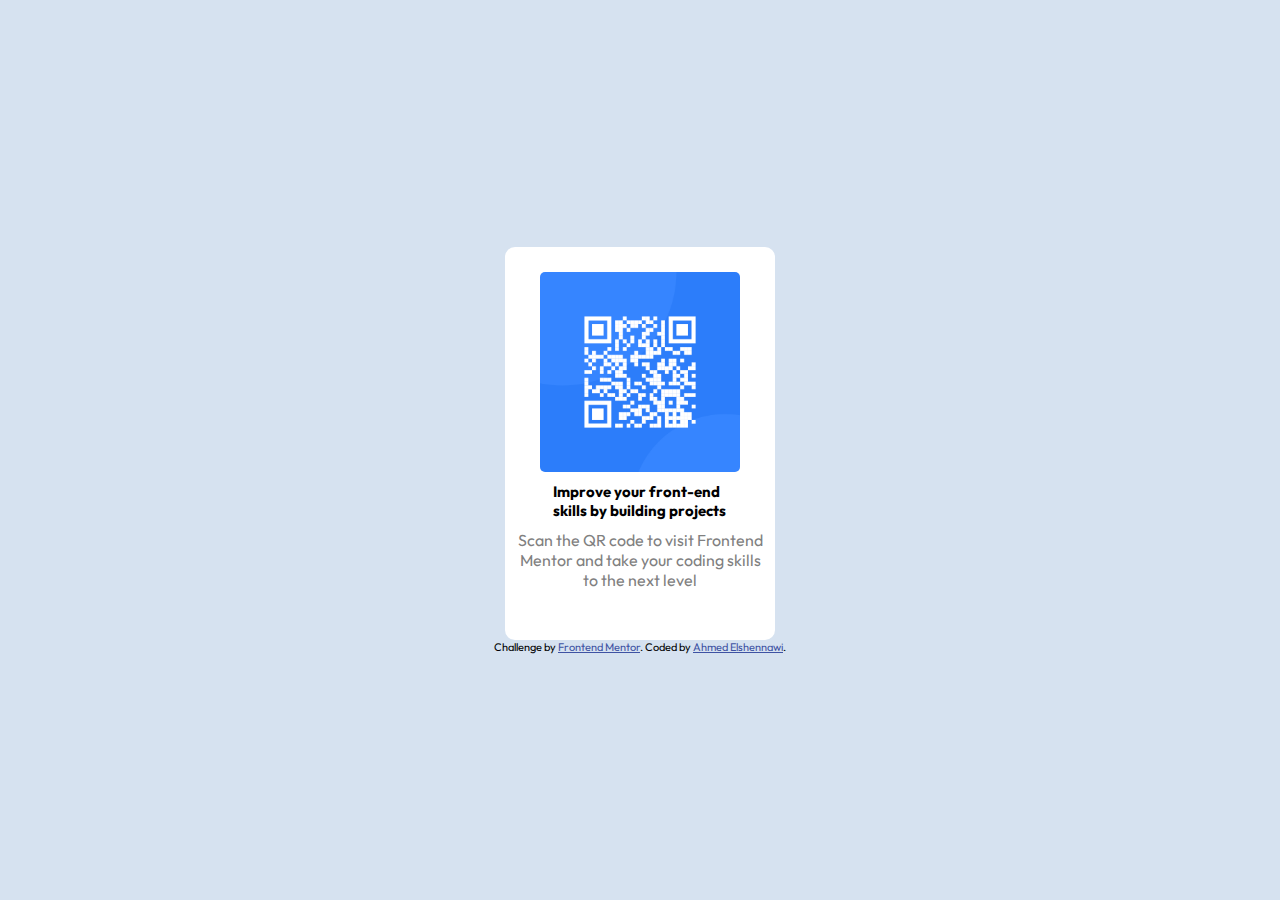
<file: 01-qr-code-component/index.html>
<!DOCTYPE html>
<html lang="en">
  <head>
    <meta charset="UTF-8" />
    <meta name="viewport" content="width=device-width, initial-scale=1.0" />
    <!-- displays site properly based on user's device -->

    <link
      rel="icon"
      type="image/png"
      sizes="32x32"
      href="./images/favicon-32x32.png"
    />
    <link rel="preconnect" href="https://fonts.googleapis.com" />
    <link rel="preconnect" href="https://fonts.gstatic.com" crossorigin />
    <link
      href="https://fonts.googleapis.com/css2?family=Outfit:wght@400;700&display=swap"
      rel="stylesheet"
    />

    <link rel="stylesheet" href="style.css" />

    <title>Frontend Mentor | QR code component</title>
  </head>
  <body>
    <main>
      <div class="qr-body">
        <img
          class="picture"
          src="./images/image-qr-code.png"
          alt="Qr-code"
          width="200"
          height="200"
        />

        <h1 class="paragraph">
          Improve your front-end skills by building projects
        </h1>

        <p class="scan">
          Scan the QR code to visit Frontend Mentor and take your coding skills
          to the next level
        </p>
      </div>
    </main>
    <nav>
      <div class="attribution">
        Challenge by
        <a href="https://www.frontendmentor.io?ref=challenge" target="_blank"
          >Frontend Mentor</a
        >. Coded by <a href="#">Ahmed Elshennawi</a>.
      </div>
    </nav>
  </body>
</html>
</file>
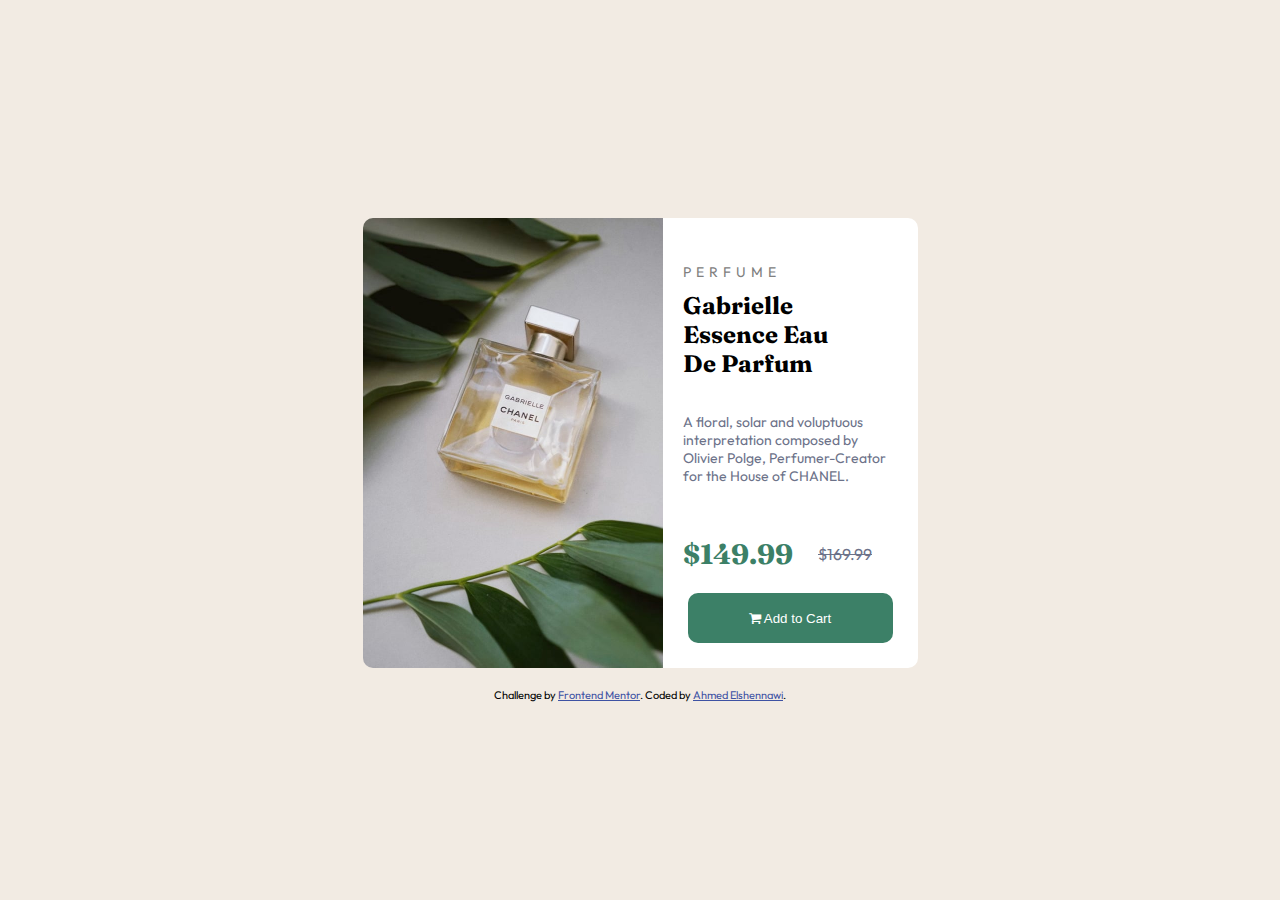
<file: 02-product-preview-card-component-main/index.html>
<!DOCTYPE html>
<html lang="en">
  <head>
    <meta charset="UTF-8" />
    <meta name="viewport" content="width=device-width, initial-scale=1.0" />
    <!-- displays site properly based on user's device -->

    <link
      rel="icon"
      type="image/png"
      sizes="32x32"
      href="./images/favicon-32x32.png"
    />
    <link
      rel="stylesheet"
      href="https://cdnjs.cloudflare.com/ajax/libs/font-awesome/4.7.0/css/font-awesome.min.css"
    />
    <link rel="preconnect" href="https://fonts.googleapis.com" />
    <link rel="preconnect" href="https://fonts.gstatic.com" crossorigin />
    <link
      href="https://fonts.googleapis.com/css2?family=Montserrat:ital,wght@0,400;0,600;0,700;1,500&family=Outfit:wght@400;700&display=swap"
      rel="stylesheet"
    />
    <link rel="preconnect" href="https://fonts.googleapis.com" />
    <link rel="preconnect" href="https://fonts.gstatic.com" crossorigin />
    <link
      href="https://fonts.googleapis.com/css2?family=Fraunces:opsz,wght@9..144,700&family=Montserrat:ital,wght@0,400;0,600;0,700;1,500&family=Outfit:wght@400;700&display=swap"
      rel="stylesheet"
    />
    <link rel="stylesheet" href="style.css" />
    <title>Frontend Mentor | Product preview card component</title>
  </head>
  <body>
    <main class="main-div">
      <header class="main-header">
        <img
          class="page-image"
          src="./images/image-product-desktop.jpg"
          alt="product-image"
          width="300"
          height="450"
        />
        <article>
          <h1>Perfume</h1>
          <h2>Gabrielle Essence Eau De Parfum</h2>
          <div class="content">
            A floral, solar and voluptuous interpretation composed by Olivier
            Polge, Perfumer-Creator for the House of CHANEL.
          </div>
          <div class="price">
            <p class="new-price">$149.99</p>
            <p class="old-price">$169.99</p>
          </div>

          <button class="button">
            <i class="fa fa-shopping-cart"></i> Add to Cart
          </button>
        </article>
      </header>
      <footer>
        <div class="attribution">
          Challenge by
          <a href="https://www.frontendmentor.io?ref=challenge" target="_blank"
            >Frontend Mentor</a
          >. Coded by
          <a href="https://github.com/AhmedElshennawi" target="_blank"
            >Ahmed Elshennawi</a
          >.
        </div>
      </footer>
    </main>
  </body>
</html>
</file>
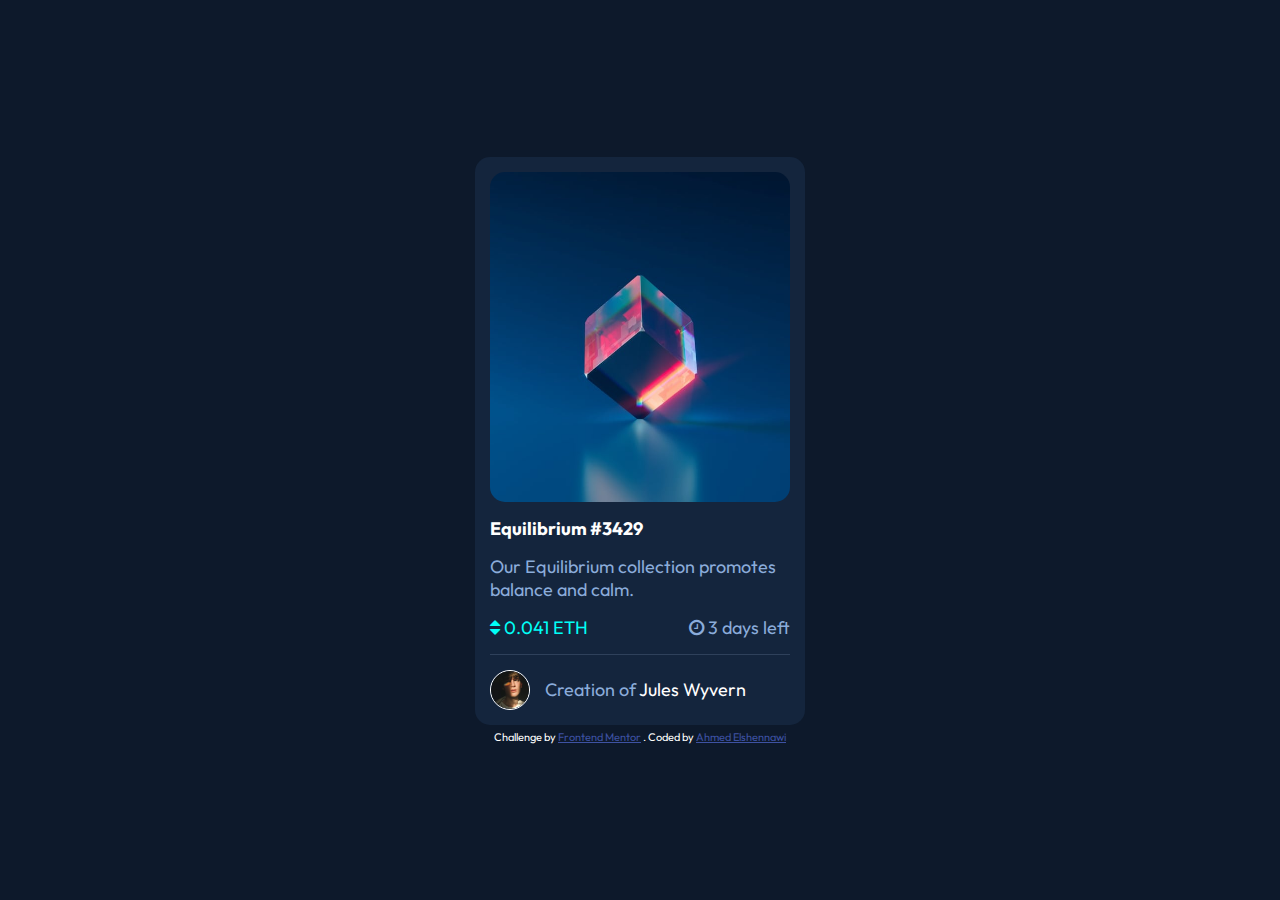
<file: 03-NFT preview card component/index.html>
<!DOCTYPE html>
<html lang="en">
  <head>
    <meta charset="UTF-8" />
    <meta name="viewport" content="width=device-width, initial-scale=1.0" />
    <!-- displays site properly based on user's device -->

    <link
      rel="icon"
      type="image/png"
      sizes="32x32"
      href="./images/favicon-32x32.png"
    />
    <link
      rel="stylesheet"
      href="https://maxcdn.bootstrapcdn.com/font-awesome/4.4.0/css/font-awesome.min.css"
    />

    <link rel="preconnect" href="https://fonts.googleapis.com" />
    <link rel="preconnect" href="https://fonts.gstatic.com" crossorigin />
    <link
      href="https://fonts.googleapis.com/css2?family=Fraunces:opsz,wght@9..144,700&family=Montserrat:ital,wght@0,400;0,600;0,700;1,500&family=Outfit:wght@300;400;600;700&display=swap"
      rel="stylesheet"
    />

    <link rel="stylesheet" href="style.css" />

    <title>Frontend Mentor | NFT preview card component</title>
  </head>
  <body>
    <main class="main-content">
      <div class="img-contant">
        <img
          class="main-image"
          src="./images/image-equilibrium.jpg"
          alt="equilibrium-image"
          width="300"
          height="330"
        />
        <p class="mask-cover">
          <i style="font-size: 48px" class="fa">&#xf06e;</i>
        </p>
      </div>
      <h1 class="main-title">Equilibrium #3429</h1>
      <article>
        <p class="main__article">
          Our Equilibrium collection promotes balance and calm.
        </p>
        <p class="react"><i class="fa fa-sort"></i> 0.041 ETH</p>
        <p class="time"><i class="fa fa-clock-o"></i> 3 days left</p>
      </article>
      <footer>
        <div class="creation">
          <img
            class="avatar"
            src="./images/image-avatar.png"
            alt="avatar-image"
            width="40"
            height="40"
          />
          <p class="name">
            Creation of
            <span class="author">Jules Wyvern</span>
          </p>
        </div>
      </footer>
    </main>
    <div class="attribution">
      <span style="color: white">Challenge by</span>
      <a href="https://www.frontendmentor.io?ref=challenge" target="_blank"
        >Frontend Mentor</a
      >
      <span style="color: white">. Coded by</span>
      <a href="https://github.com/AhmedElshennawi" target="_blank"
        >Ahmed Elshennawi</a
      >
    </div>
  </body>
</html>
</file>
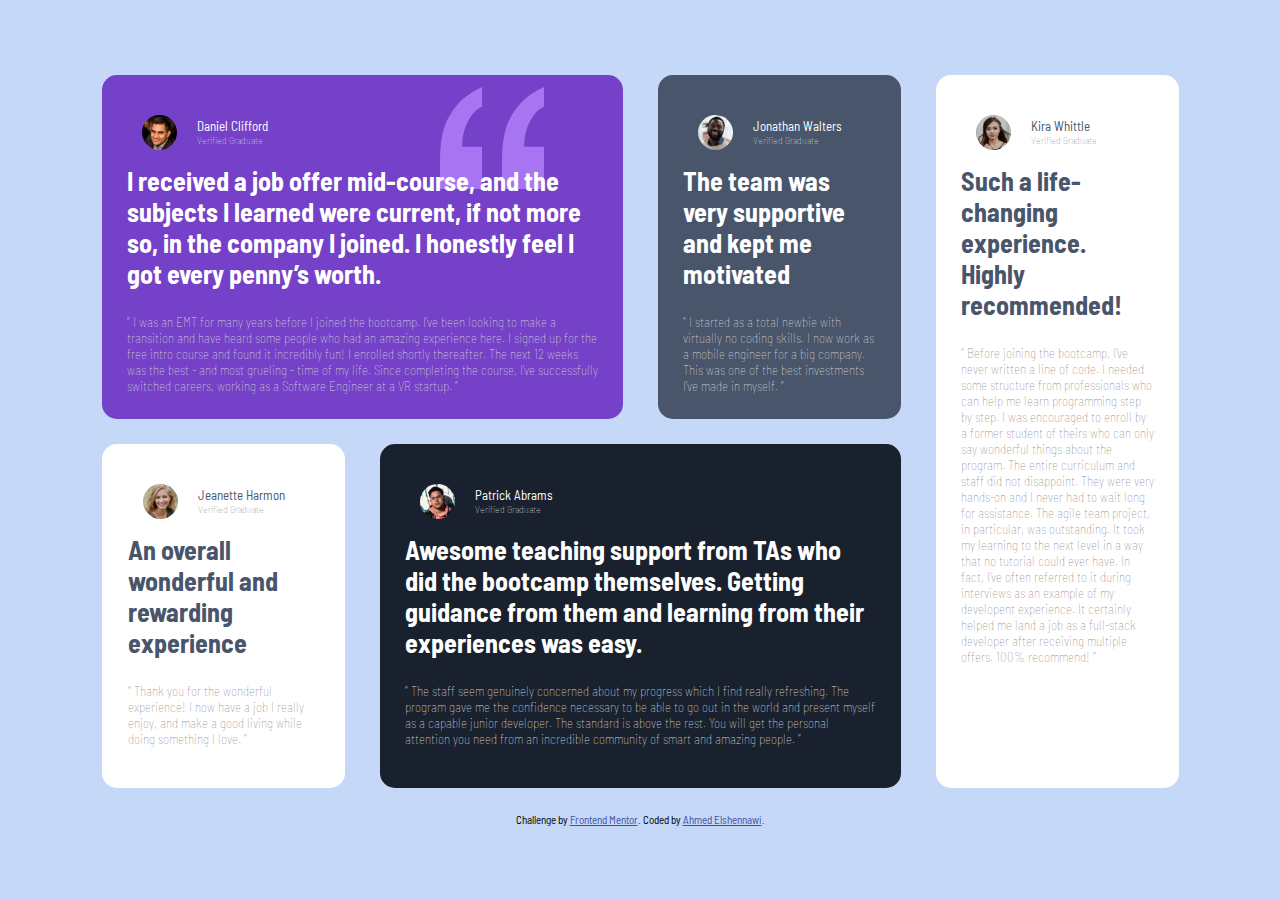
<file: 04-Testimonials grid section/index.html>
<!DOCTYPE html>
<html lang="en">
  <head>
    <meta charset="UTF-8" />
    <meta name="viewport" content="width=device-width, initial-scale=1.0" />
    <!-- displays site properly based on user's device -->

    <link
      rel="icon"
      type="image/png"
      sizes="32x32"
      href="./images/favicon-32x32.png"
    />

    <link rel="preconnect" href="https://fonts.googleapis.com" />
    <link rel="preconnect" href="https://fonts.gstatic.com" crossorigin />
    <link
      href="https://fonts.googleapis.com/css2?family=Barlow+Semi+Condensed:wght@500;600&family=Fraunces:opsz,wght@9..144,700&family=Montserrat:ital,wght@0,400;0,600;0,700;1,500&family=Outfit:wght@300;400;600;700&display=swap"
      rel="stylesheet"
    />

    <link rel="stylesheet" href="style.css" />

    <title>Frontend Mentor | [Challenge Name Here]</title>
  </head>
  <body>
    <header class="mainbody">
      <article class="article">
        <div class="daniel__clifford">
          <div class="definition">
            <img
              src="./images/image-daniel.jpg"
              alt="daniel-img"
              class="image"
            />
            <div class="name">
              <p class="main_name">Daniel Clifford</p>
              <p class="sub_name">Verified Graduate</p>
            </div>
          </div>
          <h1 class="main__article">
            I received a job offer mid-course, and the subjects I learned were
            current, if not more so, in the company I joined. I honestly feel I
            got every penny’s worth.
          </h1>
          <p class="sub__article">
            “ I was an EMT for many years before I joined the bootcamp. I’ve
            been looking to make a transition and have heard some people who had
            an amazing experience here. I signed up for the free intro course
            and found it incredibly fun! I enrolled shortly thereafter. The next
            12 weeks was the best - and most grueling - time of my life. Since
            completing the course, I’ve successfully switched careers, working
            as a Software Engineer at a VR startup. ”
          </p>
        </div>

        <div class="jonathan__walters">
          <div class="definition">
            <img
              src="./images/image-jonathan.jpg"
              alt="jonathan-img"
              class="image"
            />
            <div class="name">
              <p class="main_name">Jonathan Walters</p>
              <p class="sub_name">Verified Graduate</p>
            </div>
          </div>
          <h1 class="main__article">
            The team was very supportive and kept me motivated
          </h1>
          <p class="sub__article">
            “ I started as a total newbie with virtually no coding skills. I now
            work as a mobile engineer for a big company. This was one of the
            best investments I’ve made in myself. ”
          </p>
        </div>

        <div class="jeanette__harmon">
          <div class="definition">
            <img
              src="./images/image-jeanette.jpg"
              alt="jeanette-img"
              class="image"
            />
            <div class="name">
              <p class="main_name">Jeanette Harmon</p>
              <p class="sub_name_kira_jeanette">Verified Graduate</p>
            </div>
          </div>
          <h1 class="main__article">
            An overall wonderful and rewarding experience
          </h1>
          <p class="sub__article__kira_jeanette">
            “ Thank you for the wonderful experience! I now have a job I really
            enjoy, and make a good living while doing something I love. ”
          </p>
        </div>

        <div class="patrick__abrams">
          <div class="definition">
            <img
              src="./images/image-patrick.jpg"
              alt="patrick-img"
              class="image"
            />
            <div class="name">
              <p class="main_name">Patrick Abrams</p>
              <p class="sub_name">Verified Graduate</p>
            </div>
          </div>
          <h1 class="main__article">
            Awesome teaching support from TAs who did the bootcamp themselves.
            Getting guidance from them and learning from their experiences was
            easy.
          </h1>
          <p class="sub__article">
            “ The staff seem genuinely concerned about my progress which I find
            really refreshing. The program gave me the confidence necessary to
            be able to go out in the world and present myself as a capable
            junior developer. The standard is above the rest. You will get the
            personal attention you need from an incredible community of smart
            and amazing people. ”
          </p>
        </div>

        <div class="kira__whittle">
          <div class="definition">
            <img src="./images/image-kira.jpg" alt="kira-img" class="image" />
            <div class="name">
              <p class="main_name">Kira Whittle</p>
              <p class="sub_name_kira_jeanette">Verified Graduate</p>
            </div>
          </div>
          <h1 class="main__article">
            Such a life-changing experience. Highly recommended!
          </h1>
          <p class="sub__article__kira_jeanette">
            “ Before joining the bootcamp, I’ve never written a line of code. I
            needed some structure from professionals who can help me learn
            programming step by step. I was encouraged to enroll by a former
            student of theirs who can only say wonderful things about the
            program. The entire curriculum and staff did not disappoint. They
            were very hands-on and I never had to wait long for assistance. The
            agile team project, in particular, was outstanding. It took my
            learning to the next level in a way that no tutorial could ever
            have. In fact, I’ve often referred to it during interviews as an
            example of my developent experience. It certainly helped me land a
            job as a full-stack developer after receiving multiple offers. 100%
            recommend! ”
          </p>
        </div>
      </article>
    </header>
    <footer>
      <div class="attribution">
        Challenge by
        <a href="https://www.frontendmentor.io?ref=challenge" target="_blank"
          >Frontend Mentor</a
        >. Coded by
        <a href="https://github.com/AhmedElshennawi" target="_blank"
          >Ahmed Elshennawi</a
        >.
      </div>
    </footer>
  </body>
</html>
</file>
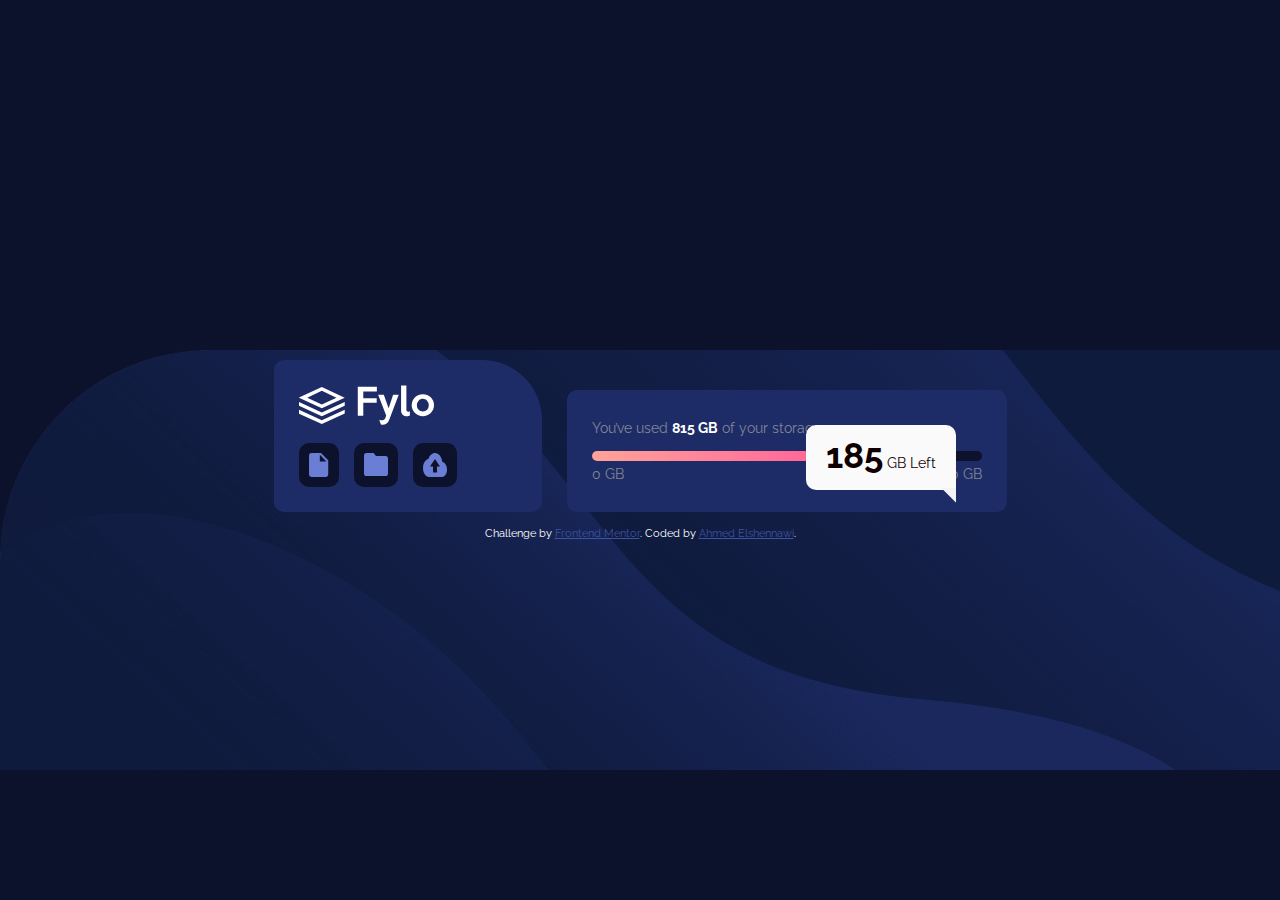
<file: 05-fylo data storage component master/index.html>
<!DOCTYPE html>
<html lang="en">
  <head>
    <meta charset="UTF-8" />
    <meta name="viewport" content="width=device-width, initial-scale=1.0" />
    <!-- displays site properly based on user's device -->

    <link
      rel="icon"
      type="image/png"
      sizes="32x32"
      href="./images/favicon-32x32.png"
    />

    <link rel="preconnect" href="https://fonts.googleapis.com" />
    <link rel="preconnect" href="https://fonts.gstatic.com" crossorigin />
    <link
      href="https://fonts.googleapis.com/css2?family=Barlow+Semi+Condensed:wght@500;600&family=Fraunces:opsz,wght@9..144,700&family=Montserrat:ital,wght@0,400;0,600;0,700;1,500&family=Outfit:wght@300;400;600;700&family=Raleway:wght@400;700&display=swap"
      rel="stylesheet"
    />

    <link rel="stylesheet" href="style.css" />

    <title>Frontend Mentor | Fylo data storage component</title>
  </head>
  <body>
    <main>
      <header>
        <div class="picture-main">
          <img src="./images/logo.svg" alt="logo" class="logo" />
          <div class="picture-part">
            <img src="./images/icon-document.svg" alt="file" class="icon" />
            <img src="./images/icon-folder.svg" alt="folder" class="icon" />
            <img src="./images/icon-upload.svg" alt="upload" class="icon" />
          </div>
        </div>
      </header>

      <aside>
        <article>
          <p class="massage">
            You’ve used
            <span style="font-weight: bold; color: white">815 GB</span> of your
            storage
          </p>
          <div id="comment-box">
            <span style="font-weight: bolder; font-size: 35px">185</span> GB
            Left
          </div>
          <div class="bar">
            <div class="storage-used"></div>
          </div>
          <div class="start-gb">0 GB</div>
          <div class="end-gb">1000 GB</div>
        </article>
      </aside>
    </main>

    <footer>
      <div class="attribution">
        Challenge by
        <a href="https://www.frontendmentor.io?ref=challenge" target="_blank"
          >Frontend Mentor</a
        >. Coded by
        <a href="https://github.com/AhmedElshennawi" target="_blank"
          >Ahmed Elshennawi</a
        >.
      </div>
    </footer>
  </body>
</html>
</file>
<file: 01-qr-code-component/style.css>
* {
  margin: 0;
  padding: 0;
  box-sizing: border-box;
}

body {
  font-family: "Outfit", sans-serif;
  width: 100vw;
  height: 100vh;
  justify-content: center;
  align-items: center;
  background-color: hsl(212, 45%, 89%);
  display: flex;
  flex-direction: column;
}

.qr-body {
  background-color: hsl(0, 0%, 100%);
  display: grid;
  grid-template-columns: 1fr;
  row-gap: 10px;
  grid-column: 2/3;
  grid-row: 2/3;
  justify-items: center;
  border-radius: 10px;
  width: 270px;
}

.picture {
  margin-top: 25px;
  border-radius: 5px;
}

.paragraph {
  font-size: 15px;
  font-weight: bold;
  width: 175px;
}

.scan {
  width: 257px;
  text-align: center;
  margin-bottom: 50px;
  color: gray;
}

.attribution {
  font-size: 11px;
  text-align: center;
}

.attribution a {
  color: hsl(228, 45%, 44%);
}
</file>
<file: 02-product-preview-card-component-main/style.css>
* {
  padding: 0;
  margin: 0;
  box-sizing: border-box;
}

body {
  font-family: "Outfit", sans-serif;
  width: 100vw;
  height: 100vh;
  background-color: hsl(30, 38%, 92%);
  display: grid;
  align-content: center;
}

.main-div {
  display: flex;
  justify-items: center;
  flex-direction: column;
}

.main-header {
  display: flex;
  justify-self: center;
  align-self: center;
  margin-top: 20px;
}
article {
  display: grid;
  padding: 10px 20px;
  background-color: white;
  width: 255px;
  height: 450px;
  border-bottom-right-radius: 10px;
  border-top-right-radius: 10px;
}

.page-image {
  border-bottom-left-radius: 10px;
  border-top-left-radius: 10px;
}

h1 {
  text-transform: uppercase;
  font-size: 14px;
  color: gray;
  letter-spacing: 5px;
  font-family: "Outfit", sans-serif;
  font-weight: normal;
  align-self: flex-end;
}

h2 {
  font-weight: bold;
  font-family: "Fraunces", serif;
  width: 180px;
  margin-top: 10px;
}

.content {
  color: hsl(228, 12%, 48%);
  font-size: 14px;
}

.price {
  display: grid;
  grid-template-columns: 1fr 1fr;
}

.new-price {
  color: hsl(158, 36%, 37%);
  font-size: 28px;
  font-weight: bold;
  font-family: "Fraunces", serif;
  justify-self: center;
  align-self: center;
}

.old-price {
  color: hsl(228, 12%, 48%);
  justify-self: center;
  align-self: center;
  text-decoration: line-through;
  font-weight: normal;
}

.button {
  background-color: hsl(158, 36%, 37%);
  border-radius: 10px;
  border: none;
  color: hsl(0, 0%, 100%);
  cursor: pointer;
  margin: 5px 5px 15px;
}

.button:hover {
  background-color: rgb(3, 75, 50);
}

footer {
  margin-top: 20px;
}

.attribution {
  font-size: 11px;
  text-align: center;
}
.attribution a {
  color: hsl(228, 45%, 44%);
}
</file>
<file: 03-NFT preview card component/style.css>
* {
  margin: 0;
  padding: 0;
  box-sizing: border-box;
}

body {
  width: 100vw;
  height: 100vh;
  font-size: 18px;
  display: grid;
  justify-content: center;
  align-content: center;
  grid-template-columns: 1fr 330px 1fr;
  background-color: hsl(217, 54%, 11%);
  font-family: "Fraunces", serif;
  font-family: "Montserrat", sans-serif;
  font-family: "Outfit", sans-serif;
}

.main-content {
  background-color: hsl(216, 50%, 16%);
  display: flex;
  flex-direction: column;
  grid-column: 2/3;
  padding: 15px 15px 0;
  border-radius: 15px;
}

.img-contant {
  display: flex;
}

.main-image {
  border-radius: 15px;
  position: relative;
}

.mask-cover {
  width: 300px;
  height: 330px;
  position: absolute;
  opacity: 0;
  background-color: rgba(70, 236, 231, 0.2);
  border-radius: 15px;
}

.mask-cover:hover {
  cursor: pointer;
  opacity: 1;
  display: flex;
  justify-content: center;
  align-items: center;
  color: aliceblue;
}

.main-title {
  color: white;
  font-size: 18px;
  margin: 15px 0 15px;
}

.main-title:hover {
  color: hsl(178, 100%, 50%);
  cursor: pointer;
}

.main__article {
  color: hsl(215, 51%, 70%);
}

.react {
  display: inline;
  float: left;
  margin: 15px 0 15px;
  color: hsl(178, 100%, 50%);
}

.time {
  display: inline;
  float: right;
  margin: 15px 0 15px;
  color: hsl(215, 51%, 70%);
}

footer {
  border-top: 1px solid hsl(215, 32%, 27%);
}
.creation {
  display: flex;
  justify-items: center;
  align-items: center;
  margin: 15px 0 15px;
  color: hsl(215, 51%, 70%);
}

.avatar {
  border: 1px solid white;
  border-radius: 20px;
}

.name {
  margin-left: 15px;
}

.attribution {
  font-size: 11px;
  text-align: center;
  grid-column: 2/3;
  margin-top: 5px;
}
.attribution a {
  color: hsl(228, 45%, 44%);
}

.author {
  color: white;
}
.author:hover {
  color: hsl(178, 100%, 50%);
  cursor: pointer;
}

.fa-clock:before {
  content: "\f017";
}
</file>
<file: 04-Testimonials grid section/style.css>
* {
  margin: 0;
  padding: 0;
  box-sizing: border-box;
}

body {
  width: 100vw;
  height: 100vh;
  font-size: 13px;
  display: flex;
  flex-direction: column;
  justify-content: center;
  align-items: center;
  background-color: hsl(217, 75%, 87%);
  font-family: "Barlow Semi Condensed", sans-serif;
}
.attribution {
  font-size: 11px;
  text-align: center;
}
.attribution a {
  color: hsl(228, 45%, 44%);
}

.definition {
  display: flex;
  gap: 5px;
  align-items: center;
}

.image {
  border-radius: 35px;
  width: 35px;
  height: 35px;
  margin: 15px;
}

.article {
  display: grid;
  grid-template-columns: 243px 243px 243px 243px;
  grid-template-rows: 1fr 1fr;
  column-gap: 35px;
  row-gap: 25px;
}

.sub__article {
  margin-top: 25px;
  font-weight: lighter;
  color: rgb(207, 207, 207);
}

.sub__article__kira_jeanette {
  margin-top: 25px;
  font-weight: lighter;
  color: rgb(156, 152, 152);
}

.sub_name {
  font-weight: lighter;
  color: rgb(207, 207, 207);
  font-size: 10px;
}

.sub_name_kira_jeanette {
  font-weight: lighter;
  color: rgb(156, 152, 152);
  font-size: 10px;
}

.daniel__clifford {
  grid-column: 1/3;
  background-color: hsl(263, 55%, 52%);
  color: hsl(0, 0%, 100%);
  padding: 25px 25px;
  border-radius: 15px;
  background-image: url(./images/bg-pattern-quotation.svg);
  background-repeat: no-repeat;
  background-size: auto;
  background-position-x: 338px;
  background-position-y: 12px;
}

.jonathan__walters {
  background-color: hsl(217, 19%, 35%);
  color: hsl(0, 0%, 100%);
  padding: 25px 25px;
  border-radius: 15px;
}

.kira__whittle {
  grid-row: 1/3;
  grid-column: 4/5;
  background-color: hsl(0, 0%, 100%);
  color: hsl(217, 19%, 35%);
  padding: 25px 25px;
  border-radius: 15px;
}

.jeanette__harmon {
  background-color: hsl(0, 0%, 100%);
  color: hsl(217, 19%, 35%);
  padding: 25px 26px;
  border-radius: 15px;
}

.patrick__abrams {
  grid-column: 2/4;
  background-color: hsl(219, 29%, 14%);
  color: hsl(0, 0%, 100%);
  padding: 25px 25px;
  border-radius: 15px;
}

footer {
  margin-top: 25px;
}
</file>
<file: 05-fylo data storage component master/style.css>
* {
  padding: 0;
  margin: 0;
  box-sizing: border-box;
}

body {
  width: 100vw;
  height: 100vh;
  display: flex;
  flex-direction: column;
  justify-content: center;
  align-items: center;
  color: white;
  background-color: hsl(229, 57%, 11%);
  background-image: url(./images/bg-desktop.png);
  background-position-y: 350px;
  background-repeat: no-repeat;
  /* background-position: bottom; */
  font-size: 14px;
  background-attachment: fixed;
  font-family: "Raleway", sans-serif;
}

main {
  display: flex;
  gap: 25px;
  align-items: flex-end;
}

article {
  background-color: hsl(228, 56%, 26%);
  padding: 30px 25px;
  border-radius: 10px;
  width: 440px;
  color: hsl(229, 7%, 55%);
}

.attribution {
  font-size: 11px;
  text-align: center;
}
.attribution a {
  color: hsl(228, 45%, 44%);
}

.logo {
  background-color: hsl(228, 56%, 26%);
}

.picture-part {
  display: flex;
  gap: 15px;
  margin-top: 15px;
}

.icon {
  background-color: hsl(229, 57%, 11%);
  padding: 10px;
  border-radius: 10px;
}

.picture-main {
  background-color: hsl(228, 56%, 26%);
  padding: 25px 25px;
  border-radius: 10px;
  border-top-right-radius: 60px;
}

.picture-part {
  padding-right: 60px;
}

.massage {
  display: inline;
}

#comment-box {
  background-color: #fafafa;
  padding: 10px;
  color: rgb(15, 0, 0);
  float: right;
  position: absolute;
  height: 65px;
  width: 150px;
  bottom: 410px;
  left: 63%;
  border-radius: 10px 10px 0 10px;
  text-align: center;
}

#comment-box::after {
  content: "";
  position: absolute;
  height: 15px;
  width: 15px;
  bottom: -13px;
  left: 90%;
  background-color: #f4f4f6;
  clip-path: polygon(0 0, 100% 0, 100% 100%);
}

.bar {
  content: " ";
  display: block;
  background-color: hsl(229, 57%, 11%);
  border-radius: 20px;
  margin: 15px 0 5px 0;
  height: 10px;
}

.storage-used {
  background: linear-gradient(90deg, hsl(6, 100%, 80%), hsl(335, 100%, 65%));
  border-radius: 20px;
  height: 10px;
  width: calc((815 / 1000) * 100%);
  display: flex;
  align-items: center;
  justify-content: flex-end;
}

.storage-used::after {
  content: "";
  border: 4px solid white;
  border-radius: 50px;
}

.end-gb {
  float: right;
  display: inline-block;
}

.start-gb {
  display: inline-block;
}

footer {
  margin-top: 15px;
}
</file>
